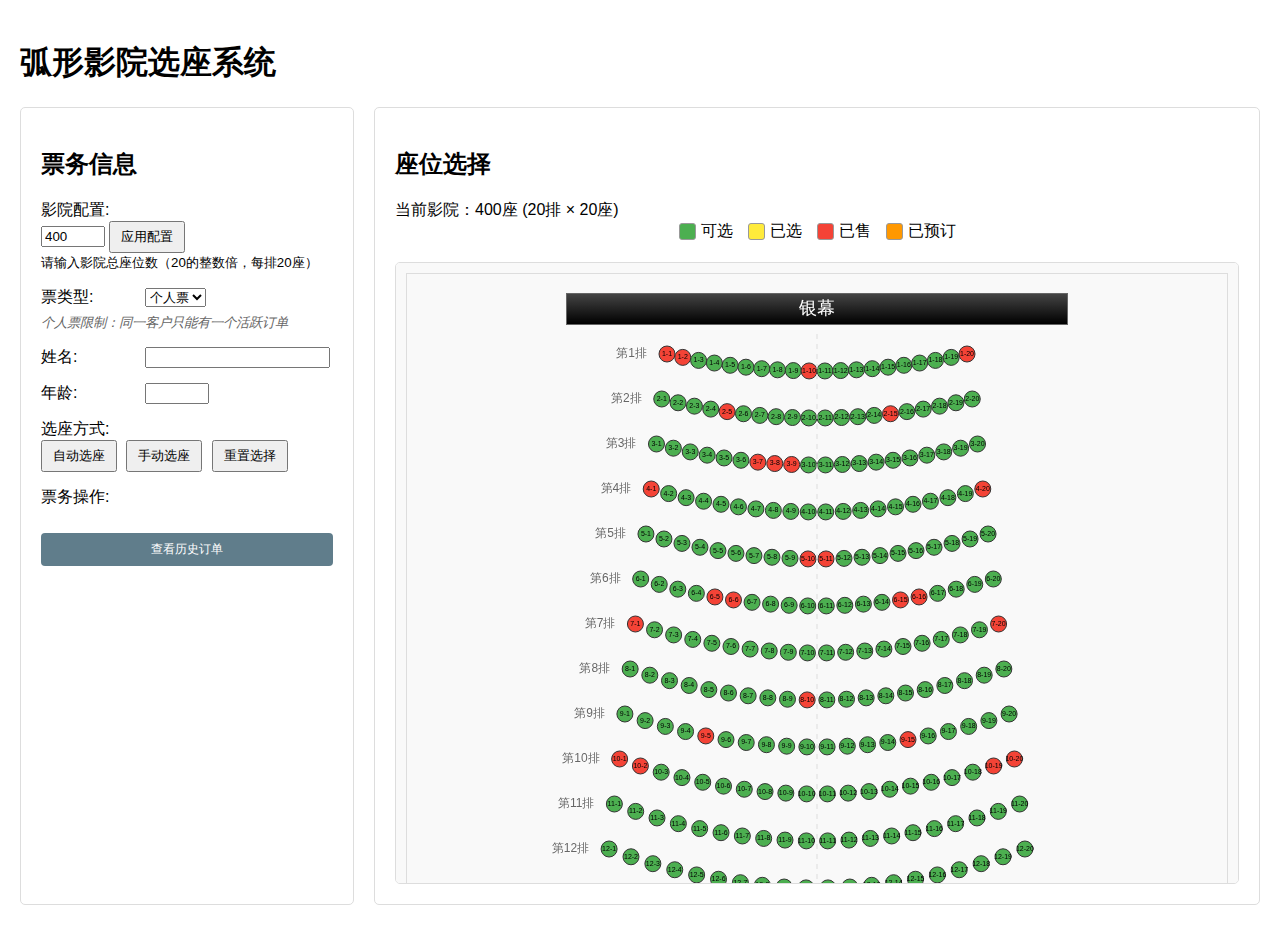
<file: cinema/index.html>
<!DOCTYPE html>
<html lang="en">
<head>
    <meta charset="UTF-8">
    <meta name="viewport" content="width=device-width, initial-scale=1.0">
    <title>弧形影院选座系统</title>
    <link rel="stylesheet" href="style.css">
    <script src="logic.js"></script>
</head>
<body>
    <h1>弧形影院选座系统</h1>
    
    <div class="container">
        <div class="form-section">
            <h2>票务信息</h2>
            
            
            <div class="form-group">
                <label>影院配置:</label>
                <div class="cinema-config">
                    <input type="number" id="cinemaCapacity" min="100" max="500" step="20" value="400" placeholder="影院总座位数">
                    <button type="button" id="applyCinemaBtn" class="config-btn">应用配置</button>
                </div>
                <div class="config-info">
                    <small>请输入影院总座位数（20的整数倍，每排20座）</small>
                </div>
            </div>
            
            <div class="form-group">
                <label>票类型:</label>
                <select id="ticketType">
                    <option value="individual">个人票</option>
                    <option value="group">团体票</option>
                </select>
                <!-- 新增提示元素 -->
                <div id="multiSelectHint" class="hint" style="display: none;">
                    <small>提示：按住 <kbd>Ctrl</kbd> 键点击可多选座位</small>
                </div>
                <div class="ticket-limit-info">
                    <small>个人票限制：同一客户只能有一个活跃订单</small>
                </div>
            </div>
            
            <div id="individualForm">
                <div class="form-group">
                    <label for="individualName">姓名:</label>
                    <input type="text" id="individualName" required>
                </div>
                <div class="form-group">
                    <label for="individualAge">年龄:</label>
                    <input type="number" id="individualAge" min="1" max="120" required>
                </div>
            </div>
            
            <div id="groupForm" style="display: none;">
                <div class="form-group">
                    <label for="groupSize">人数 (最多20人):</label>
                    <input type="number" id="groupSize" min="2" max="20" required>
                </div>
                <div class="form-group">
                    <button type="button" id="addMembersBtn">添加成员信息</button>
                </div>
                <div id="groupMembers" class="group-members">
                    <!-- 成员信息将在这里动态添加 -->
                </div>
            </div>
            
            <div class="form-group">
                <label>选座方式:</label>
                <div>
                    <button type="button" id="autoSelectBtn">自动选座</button>
                    <button type="button" id="manualSelectBtn">手动选座</button>
                    <button type="button" id="resetBtn">重置选择</button>
                </div>
            </div>
            
            <div class="form-group">
                <label>票务操作:</label>
                <div class="ticket-operations">
                    <button type="button" id="reserveBtn" class="operation-btn reserve-btn">预订票</button>
                    <button type="button" id="purchaseBtn" class="operation-btn purchase-btn">直接购票</button>
                    <button type="button" id="payBtn" class="operation-btn pay-btn" style="display: none;">付款</button>
                    <button type="button" id="cancelBtn" class="operation-btn cancel-btn" style="display: none;">取消预定</button>
                    <button type="button" id="refundBtn" class="operation-btn refund-btn" style="display: none;">退票</button>
                </div>
            </div>
            
            <!-- 添加历史订单按钮 -->
            <div class="form-group">
                <button type="button" id="toggleHistoryBtn" class="operation-btn history-btn">查看历史订单</button>
            </div>
            
            <div id="errorMsg" class="error"></div>
            
            <div id="ticketStatus" class="ticket-status" style="display: none;">
                <h3>当前订单状态</h3>
                <div id="statusDetails"></div>
            </div>
            
            <div id="orderHistory" class="order-history" style="display: none;">
                <h3>历史订单
                    <button id="closeHistoryBtn" class="close-btn">×</button>
                </h3>
                <div class="history-filters">
                    <select id="statusFilter">
                        <option value="all">所有状态</option>
                        <option value="reserved">已预订</option>
                        <option value="paid">已付款</option>
                        <option value="cancelled">已取消</option>
                        <option value="refunded">已退票</option>
                    </select>
                    <select id="typeFilter">
                        <option value="all">所有类型</option>
                        <option value="individual">个人票</option>
                        <option value="group">团体票</option>
                    </select>
                </div>
                <div id="historyList"></div>
            </div>
        </div>
        
        <div class="seat-section">
            <h2>座位选择</h2>
            <div class="cinema-info">
                <div class="capacity-display">
                    当前影院：<span id="currentCapacity">400</span>座 
                    (<span id="currentRows">20</span>排 × 20座)
                </div>
            </div>
            
            <div class="legend">
                <div class="legend-item">
                    <div class="legend-color" style="background-color: #4CAF50;"></div>
                    <span>可选</span>
                </div>
                <div class="legend-item">
                    <div class="legend-color" style="background-color: #FFEB3B;"></div>
                    <span>已选</span>
                </div>
                <div class="legend-item">
                    <div class="legend-color" style="background-color: #F44336;"></div>
                    <span>已售</span>
                </div>
                <div class="legend-item">
                    <div class="legend-color" style="background-color: #FF9800;"></div>
                    <span>已预订</span>
                </div>
            </div>
            
            
            <div class="seat-canvas-container">
                <canvas id="cinemaCanvas"></canvas>
            </div>
            
            <div id="ticketInfo" class="ticket-info" style="display: none;">
                <h3>票务信息</h3>
                <div id="ticketDetails"></div>
            </div>
        </div>
    </div>
</body>
</html>
</file>
<file: cinema/style.css>
body {
    font-family: Arial, sans-serif;
    margin: 0;
    padding: 20px;
}
.container {
    display: flex;
    gap: 20px;
}
.form-section {
    width: 300px;
    padding: 20px;
    border: 1px solid #ddd;
    border-radius: 5px;
}
.seat-section {
    flex: 1;
    padding: 20px;
    border: 1px solid #ddd;
    border-radius: 5px;
    display: flex;
    flex-direction: column;
    min-height: 0; 
}
.screen {
    text-align: center;
    margin-bottom: 20px;
    padding: 10px;
    background-color: #f0f0f0;
    font-weight: bold;
}
#cinemaCanvas {
    border: 1px solid #ddd;
    margin-bottom: 20px;
    background-color: #f9f9f9;
    width: 100%;

    display: block;
    flex-shrink: 0; 
}

/* 为座位区域添加滚动 */
.seat-canvas-container {
    flex: 1;
    overflow: auto; 
    border: 1px solid #ddd;
    border-radius: 5px;
    background-color: #f9f9f9;
    max-height: calc(100vh - 300px);
    
    padding: 10px;
}

.form-group {
    margin-bottom: 15px;
}
label {
    display: inline-block;
    width: 100px;
}
button {
    padding: 5px 10px;
    margin-right: 5px;
    cursor: pointer;
}
.error {
    color: red;
    margin: 10px 0;
    padding: 5px;
    border-radius: 3px;
}
.success {
    color: green;
    margin: 10px 0;
    padding: 5px;
    border-radius: 3px;
    background-color: #f0f8f0;
}
.legend {
    display: flex;
    justify-content: center;
    margin-bottom: 20px;
    gap: 15px;
}
.legend-item {
    display: flex;
    align-items: center;
}
.legend-color {
    width: 15px;
    height: 15px;
    margin-right: 5px;
    border: 1px solid #999;
    border-radius: 3px;
}
.ticket-info {
    background-color: #f5f5f5;
    padding: 15px;
    border-radius: 5px;
}


.ticket-operations {
    display: flex;
    flex-wrap: wrap;
    gap: 5px;
}

.operation-btn {
    padding: 8px 12px;
    border: none;
    border-radius: 4px;
    cursor: pointer;
    font-size: 12px;
    transition: background-color 0.3s;
}

.reserve-btn {
    background-color: #2196F3;
    color: white;
}

.reserve-btn:hover {
    background-color: #1976D2;
}

.purchase-btn {
    background-color: #4CAF50;
    color: white;
}

.purchase-btn:hover {
    background-color: #388E3C;
}

.pay-btn {
    background-color: #FF9800;
    color: white;
}


.payment-reminder {
    color: #2196F3 !important;  /* 蓝色 */
    font-weight: bold;
    margin: 5px 0;
}


.payment-reminder::before {
    content: "⏰ ";
    margin-right: 5px;
}
.pay-btn:hover {
    background-color: #F57C00;
}

.cancel-btn {
    background-color: #F44336;
    color: white;
}

.cancel-btn:hover {
    background-color: #D32F2F;
}

.refund-btn {
    background-color: #9C27B0;
    color: white;
}

.refund-btn:hover {
    background-color: #7B1FA2;
}

.ticket-status {
    background-color: #e8f5e8;
    padding: 15px;
    border-radius: 5px;
    margin-top: 15px;
    border-left: 4px solid #4CAF50;
}

.status-reserved {
    background-color: #fff3cd;
    border-left-color: #FF9800;
}

.status-paid {
    background-color: #d4edda;
    border-left-color: #28a745;
}

.status-cancelled {
    background-color: #f8d7da;
    border-left-color: #dc3545;
}

.status-refunded {
    background-color: #f0f0f0;
    border-left-color: #666;
}

.price-info {
    font-weight: bold;
    color: #333;
    margin-top: 10px;
}

.member-input {
    margin-bottom: 10px;
    padding: 5px;
    border: 1px solid #ddd;
    border-radius: 3px;
}

.member-input label {
    display: block;
    margin-bottom: 5px;
    font-weight: bold;
}

.member-input input {
    margin-right: 10px;
    padding: 3px;
    border: 1px solid #ccc;
    border-radius: 2px;
}

.ticket-limit-info {
    margin-top: 5px;
}

.ticket-limit-info small {
    color: #666;
    font-style: italic;
}

.ticket-status h3 {
    margin-top: 0;
    color: #333;
}

.history-btn {
    background-color: #607D8B;
    color: white;
    width: 100%;
    margin-top: 10px;
}

.history-btn:hover {
    background-color: #455A64;
}

.order-history {
    background-color: #f9f9f9;
    padding: 15px;
    border-radius: 5px;
    margin-top: 15px;
    border: 1px solid #ddd;
    max-height: 400px;
    overflow-y: auto;
}

.order-history h3 {
    margin-top: 0;
    color: #333;
    display: flex;
    justify-content: space-between;
    align-items: center;
}

.close-btn {
    background: none;
    border: none;
    font-size: 18px;
    cursor: pointer;
    color: #999;
    padding: 0;
    width: 20px;
    height: 20px;
    display: flex;
    align-items: center;
    justify-content: center;
}

.close-btn:hover {
    color: #333;
}

.history-filters {
    display: flex;
    gap: 10px;
    margin-bottom: 15px;
}

.history-filters select {
    flex: 1;
    padding: 5px;
    border: 1px solid #ddd;
    border-radius: 3px;
    font-size: 12px;
}

.hint {
    color: #666;
    font-size: 12px;
    margin-top: 5px;
    padding: 3px;
    background: #f5f5f5;
    border-radius: 3px;
}
kbd {
    background: #ddd;
    border-radius: 2px;
    padding: 1px 4px;
    font-family: monospace;
    font-size: 0.9em;
}

.history-item {
    background-color: white;
    padding: 10px;
    margin-bottom: 10px;
    border-radius: 5px;
    border: 1px solid #ddd;
    cursor: pointer;
    transition: background-color 0.2s;
}

.history-item:hover {
    background-color: #f0f0f0;
}

.history-item.active {
    background-color: #e3f2fd;
    border-color: #2196F3;
}

.history-item-header {
    display: flex;
    justify-content: space-between;
    align-items: center;
    margin-bottom: 5px;
}

.history-item-id {
    font-weight: bold;
    font-size: 12px;
    color: #666;
}

.history-item-status {
    padding: 2px 6px;
    border-radius: 3px;
    font-size: 11px;
    color: white;
}

.status-reserved {
    background-color: #FF9800;
}

.status-paid {
    background-color: #4CAF50;
}

.status-cancelled {
    background-color: #F44336;
}

.status-refunded {
    background-color: #9E9E9E;
}

.history-item-details {
    font-size: 12px;
    color: #666;
}

.history-item-customer {
    font-weight: bold;
    color: #333;
}

.history-item-seats {
    margin-top: 3px;
}

.history-item-price {
    font-weight: bold;
    color: #4CAF50;
    margin-top: 3px;
}

.history-item-actions {
    margin-top: 8px;
    display: flex;
    gap: 5px;
}

.history-action-btn {
    padding: 3px 8px;
    border: none;
    border-radius: 3px;
    cursor: pointer;
    font-size: 11px;
    color: white;
}

.view-btn {
    background-color: #2196F3;
}

.view-btn:hover {
    background-color: #1976D2;
}

.manage-btn {
    background-color: #FF9800;
}

.manage-btn:hover {
    background-color: #F57C00;
}

.empty-history {
    text-align: center;
    color: #999;
    font-style: italic;
    padding: 20px;
}
</file>
